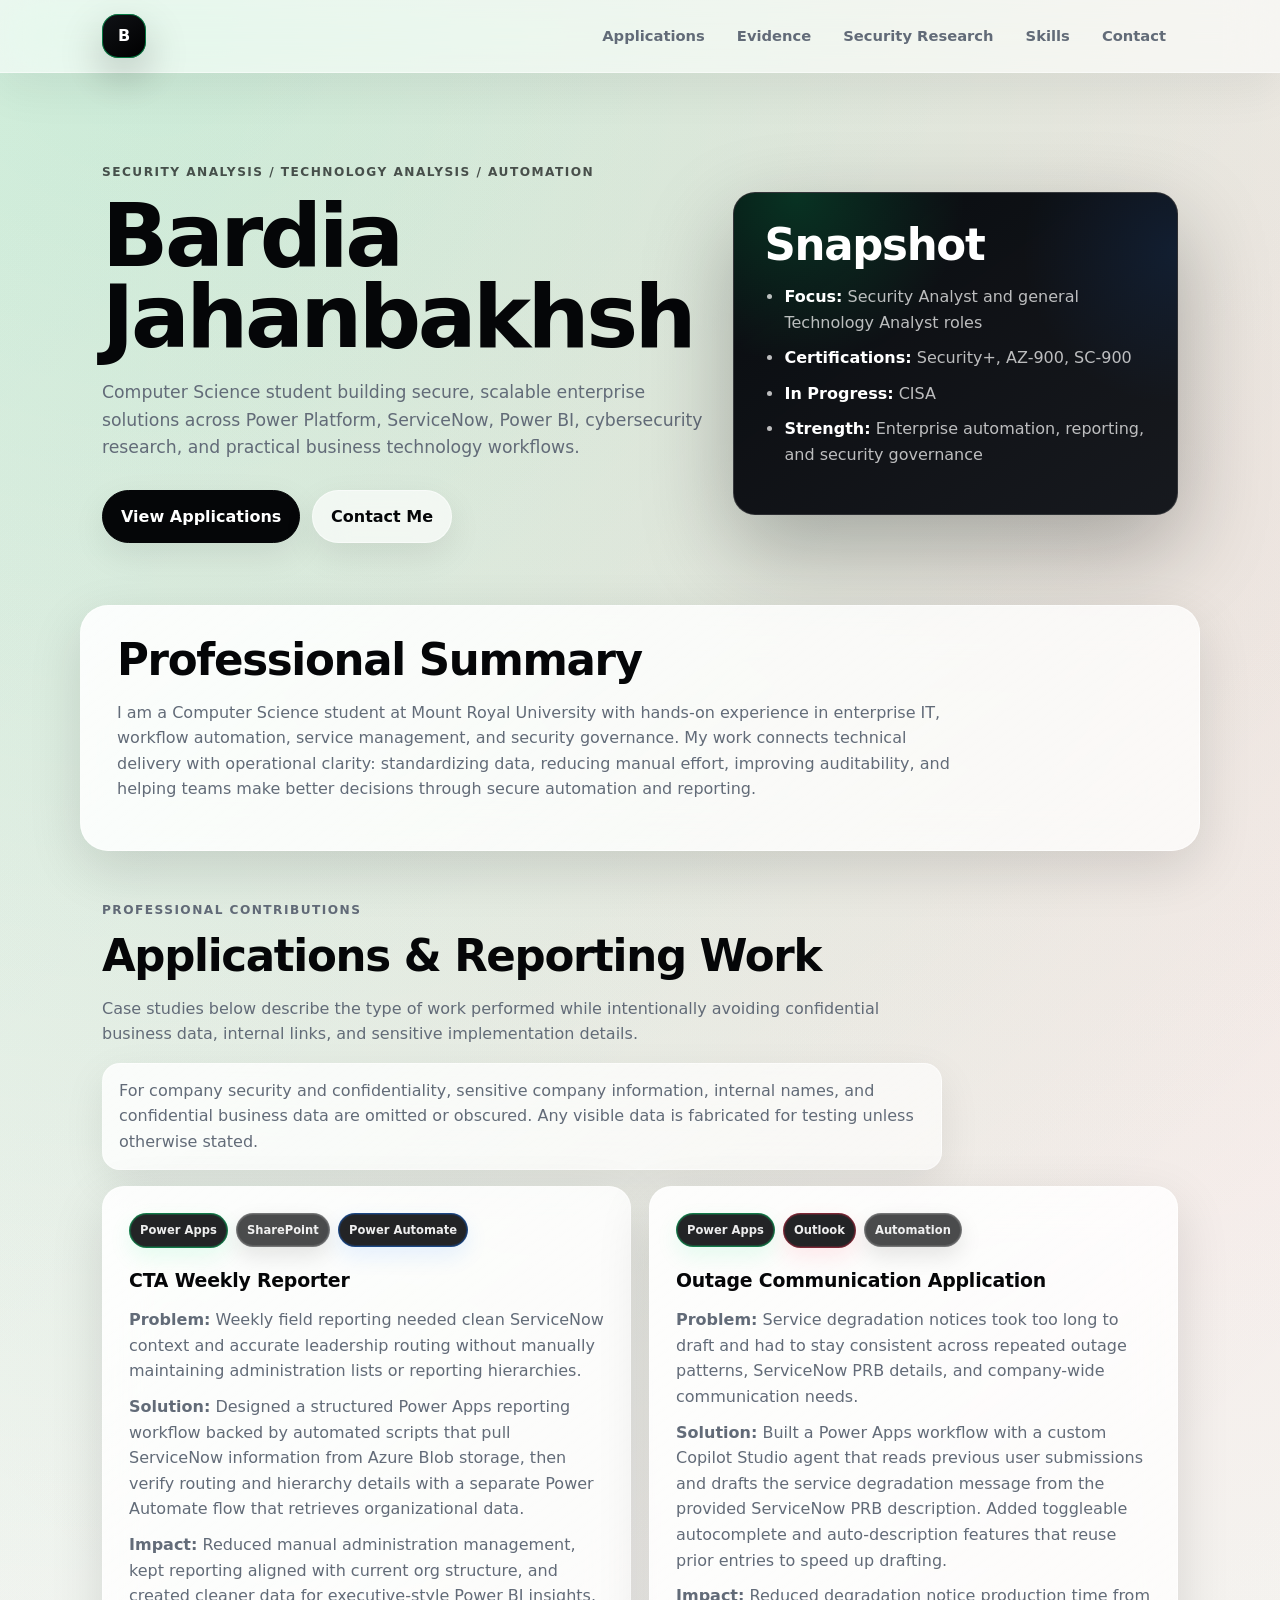
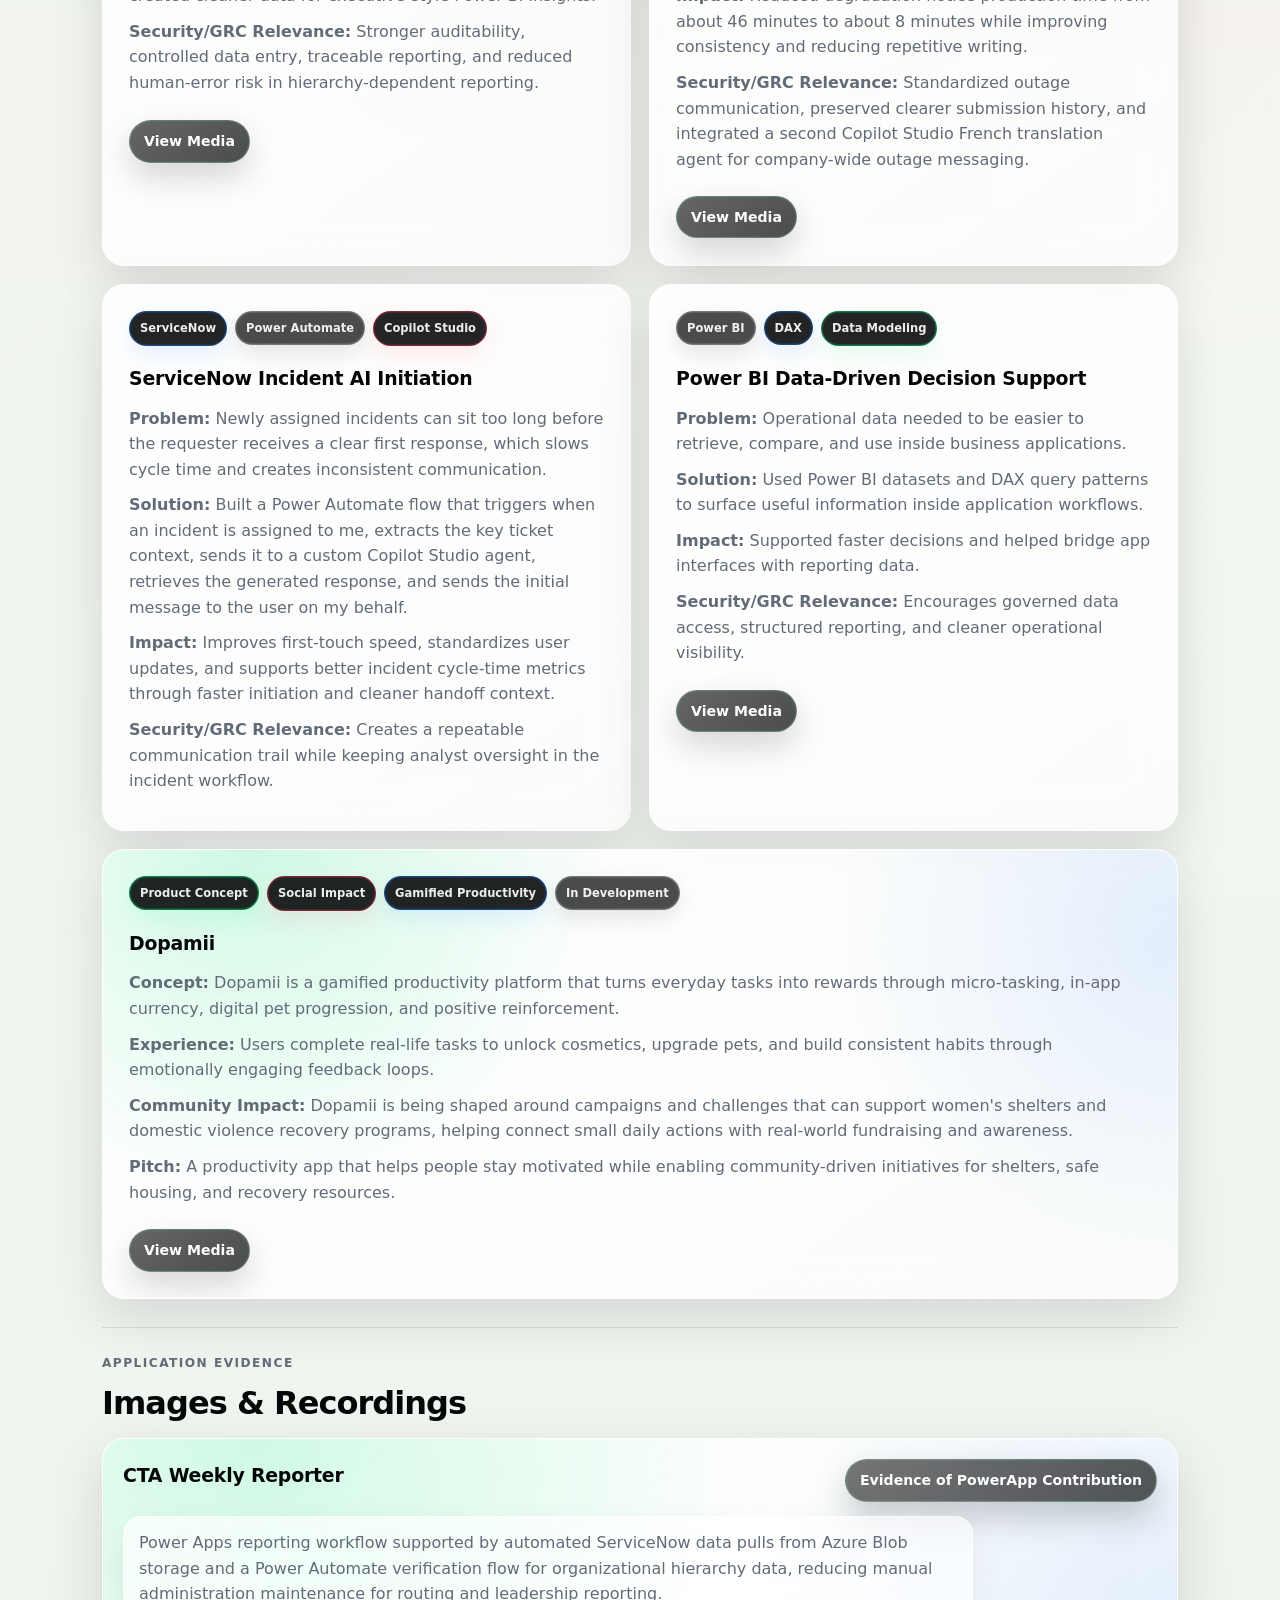
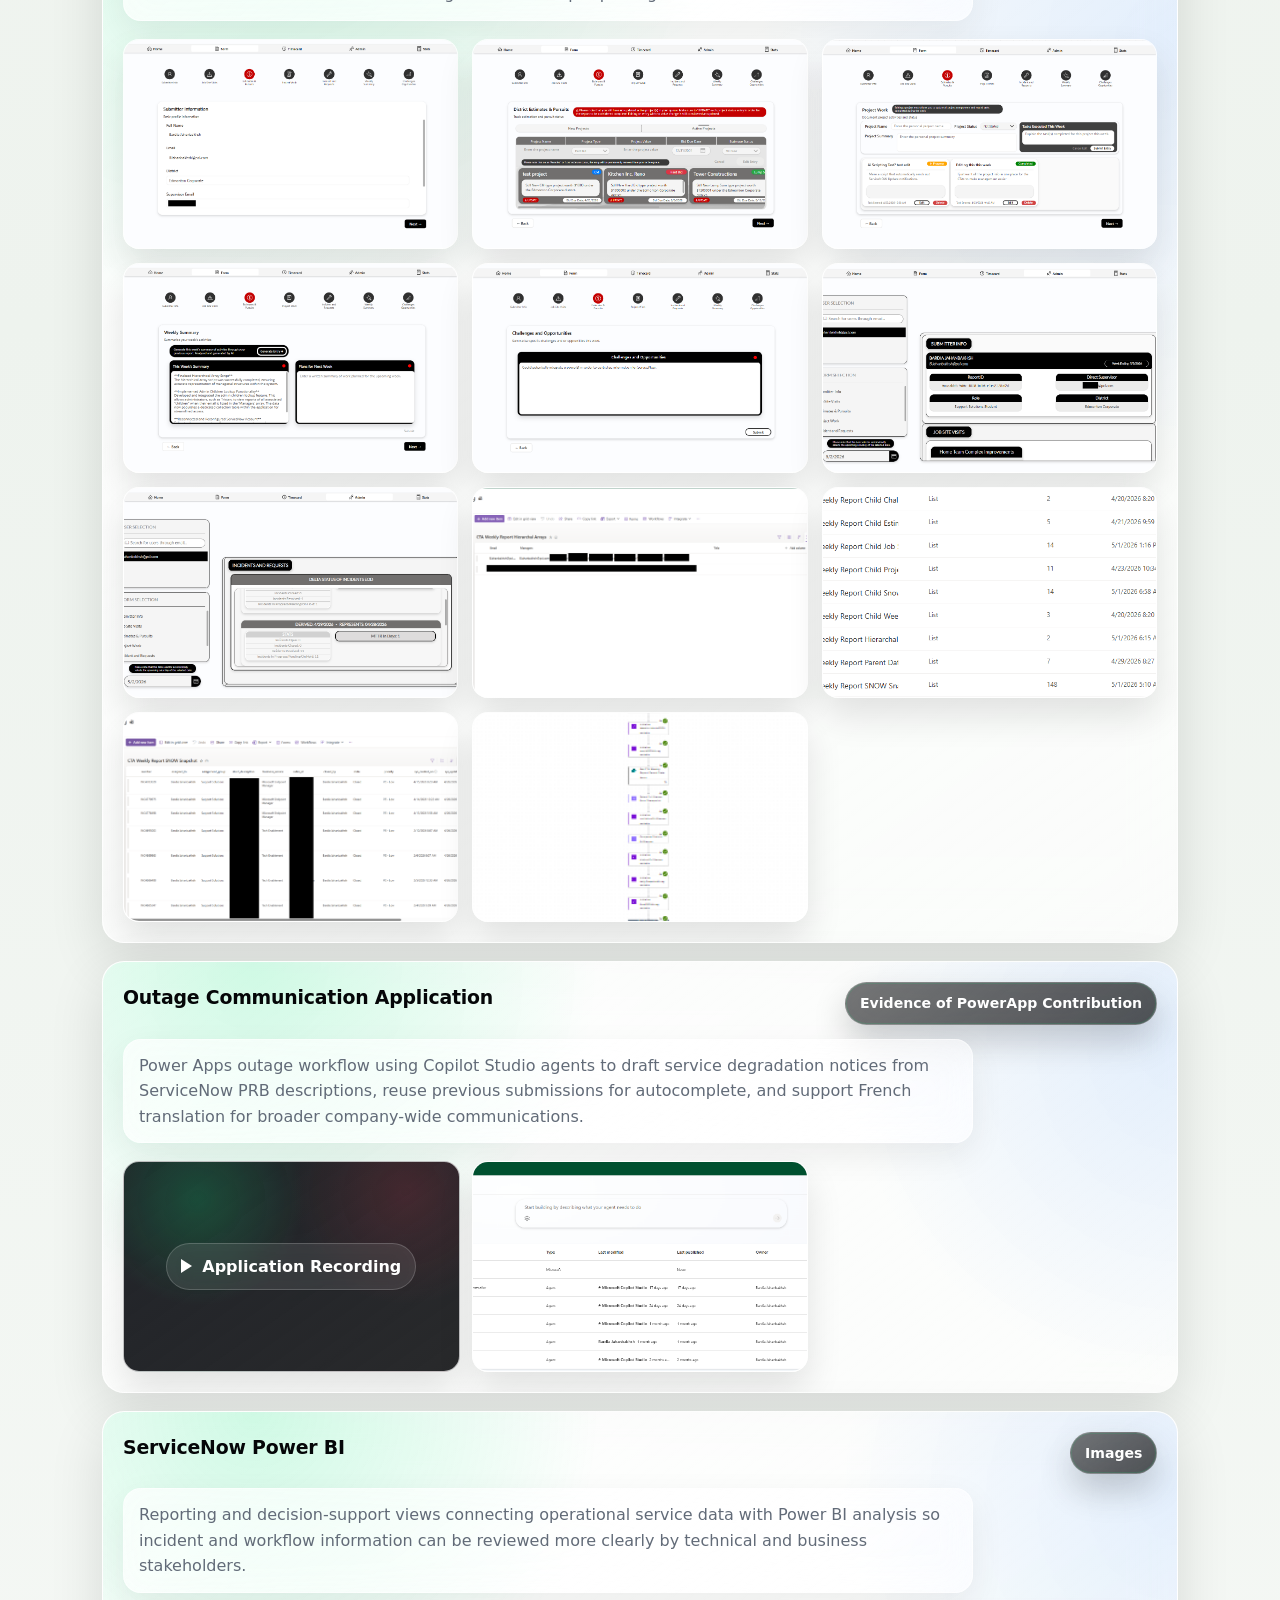
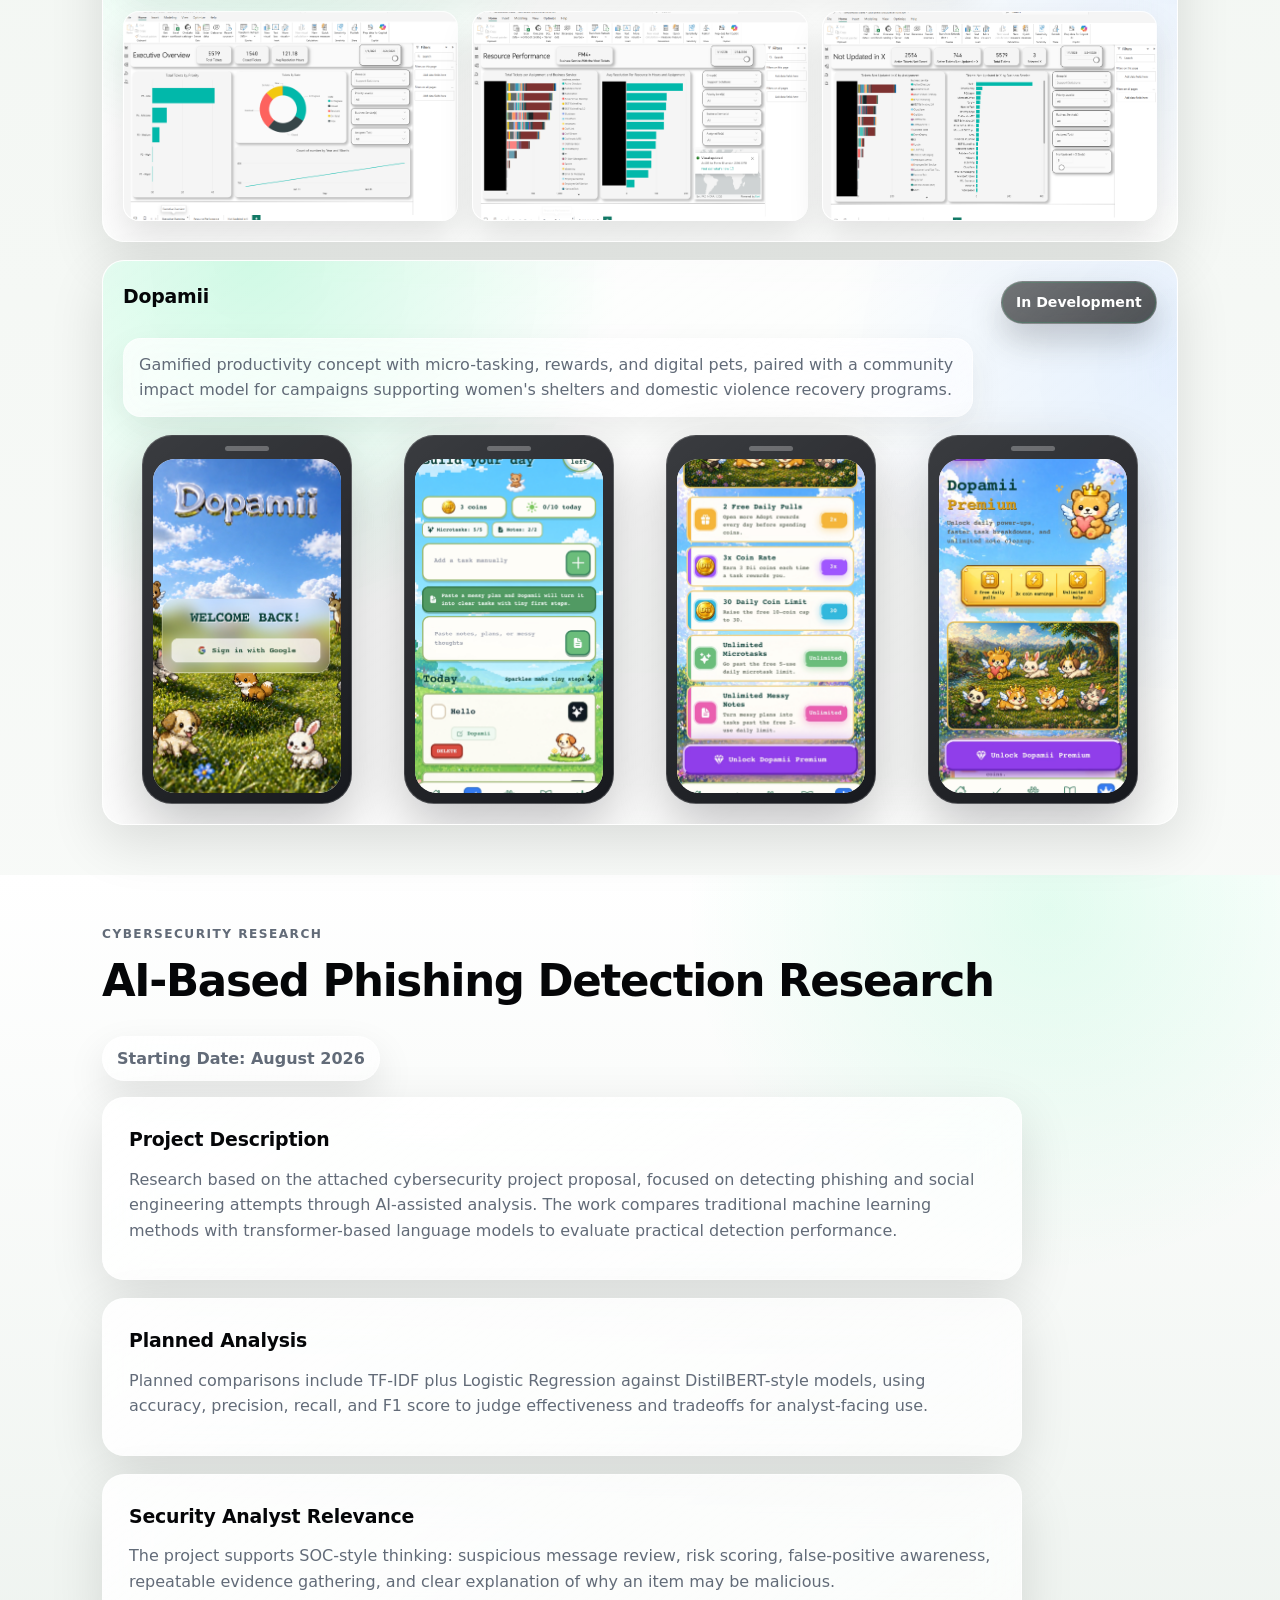
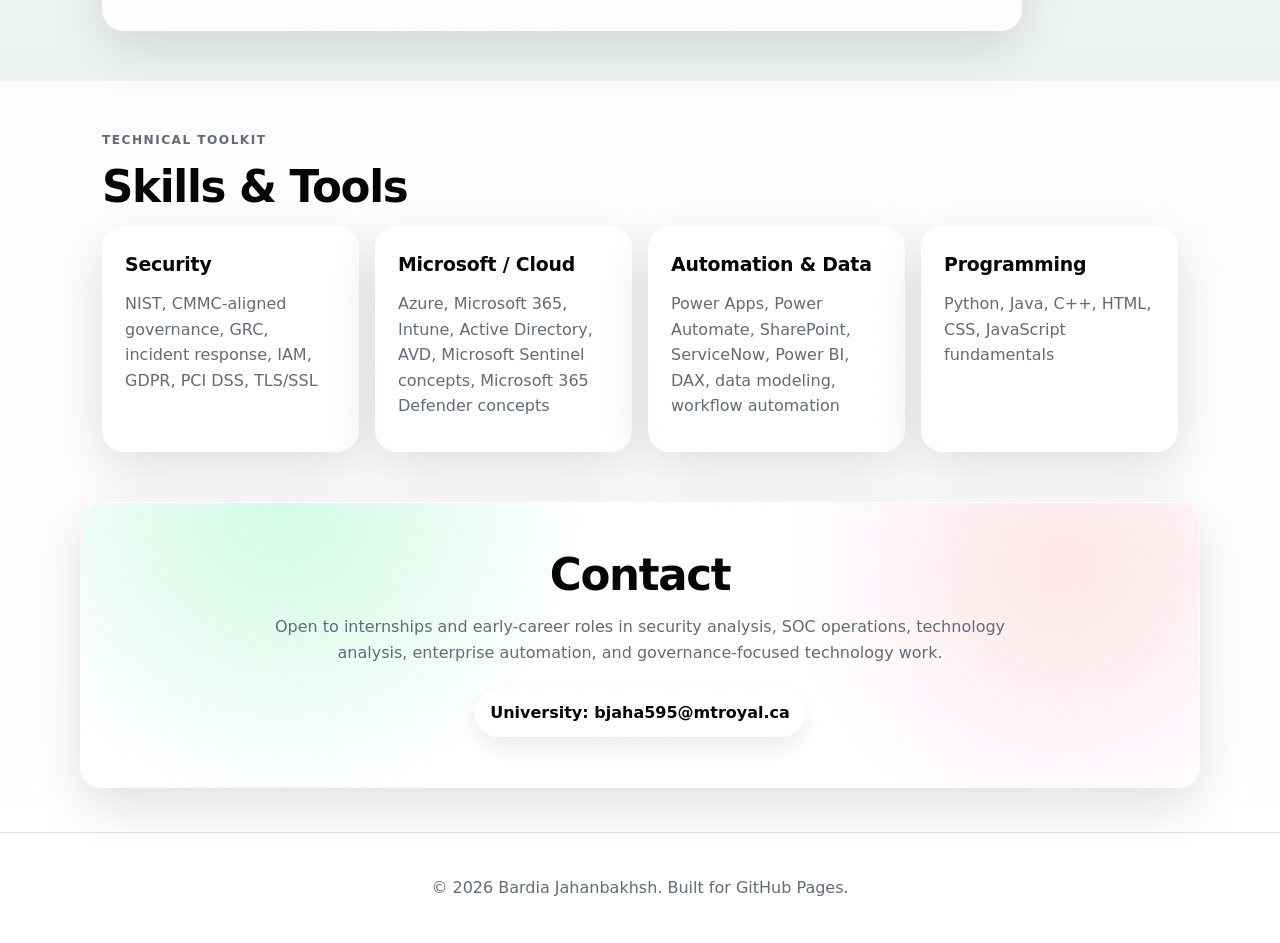
<file: index.html>
<!DOCTYPE html>
<html lang="en">
<head>
  <meta charset="UTF-8" />
  <meta name="viewport" content="width=device-width, initial-scale=1.0" />
  <title>Bardia Jahanbakhsh | Security & Technology Analyst Portfolio</title>
  <meta name="description" content="Project portfolio for Bardia Jahanbakhsh: security analysis, general technology analysis, Power Platform automation, ServiceNow, Power BI, and cybersecurity research." />
  <link rel="stylesheet" href="styles.css" />
</head>
<body>
  <header class="site-header">
    <nav class="nav">
      <a class="logo" href="#top" aria-label="Bardia Jahanbakhsh home">B</a>
      <button class="nav-toggle" aria-label="Toggle navigation">&#9776;</button>
      <div class="nav-links">
        <a href="#pcl">Applications</a>
        <a href="#evidence">Evidence</a>
        <a href="#security">Security Research</a>
        <a href="#skills">Skills</a>
        <a href="#contact">Contact</a>
      </div>
    </nav>
  </header>

  <main id="top">
    <section class="hero">
      <div class="hero-content">
        <p class="eyebrow">Security Analysis / Technology Analysis / Automation</p>
        <h1>Bardia Jahanbakhsh</h1>
        <p class="subtitle">
          Computer Science student building secure, scalable enterprise solutions across Power Platform,
          ServiceNow, Power BI, cybersecurity research, and practical business technology workflows.
        </p>
        <div class="hero-actions">
          <a class="btn primary" href="#pcl">View Applications</a>
          <a class="btn secondary" href="#contact">Contact Me</a>
        </div>
      </div>

      <div class="hero-card">
        <h2>Snapshot</h2>
        <ul>
          <li><strong>Focus:</strong> Security Analyst and general Technology Analyst roles</li>
          <li><strong>Certifications:</strong> Security+, AZ-900, SC-900</li>
          <li><strong>In Progress:</strong> CISA</li>
          <li><strong>Strength:</strong> Enterprise automation, reporting, and security governance</li>
        </ul>
      </div>
    </section>

    <section class="section summary">
      <h2>Professional Summary</h2>
      <p>
        I am a Computer Science student at Mount Royal University with hands-on experience in enterprise IT,
        workflow automation, service management, and security governance. My work connects technical delivery
        with operational clarity: standardizing data, reducing manual effort, improving auditability, and helping
        teams make better decisions through secure automation and reporting.
      </p>
    </section>

    <section id="pcl" class="section">
      <div class="section-heading">
        <p class="eyebrow">Professional Contributions</p>
        <h2>Applications & Reporting Work</h2>
        <p>
          Case studies below describe the type of work performed while intentionally avoiding confidential business data,
          internal links, and sensitive implementation details.
        </p>
        <p class="notice">
          For company security and confidentiality, sensitive company information, internal names, and confidential
          business data are omitted or obscured. Any visible data is fabricated for testing unless otherwise stated.
        </p>
      </div>

      <div class="project-grid">
        <article class="project-card">
          <div class="card-top">
            <span class="tag green">Power Apps</span>
            <span class="tag neutral">SharePoint</span>
            <span class="tag blue">Power Automate</span>
          </div>
          <h3>CTA Weekly Reporter</h3>
          <p class="problem"><strong>Problem:</strong> Weekly field reporting needed clean ServiceNow context and accurate leadership routing without manually maintaining administration lists or reporting hierarchies.</p>
          <p><strong>Solution:</strong> Designed a structured Power Apps reporting workflow backed by automated scripts that pull ServiceNow information from Azure Blob storage, then verify routing and hierarchy details with a separate Power Automate flow that retrieves organizational data.</p>
          <p><strong>Impact:</strong> Reduced manual administration management, kept reporting aligned with current org structure, and created cleaner data for executive-style Power BI insights.</p>
          <p><strong>Security/GRC Relevance:</strong> Stronger auditability, controlled data entry, traceable reporting, and reduced human-error risk in hierarchy-dependent reporting.</p>
          <a class="card-link" href="#evidence-cta">View Media</a>
        </article>

        <article class="project-card">
          <div class="card-top">
            <span class="tag green">Power Apps</span>
            <span class="tag red">Outlook</span>
            <span class="tag neutral">Automation</span>
          </div>
          <h3>Outage Communication Application</h3>
          <p class="problem"><strong>Problem:</strong> Service degradation notices took too long to draft and had to stay consistent across repeated outage patterns, ServiceNow PRB details, and company-wide communication needs.</p>
          <p><strong>Solution:</strong> Built a Power Apps workflow with a custom Copilot Studio agent that reads previous user submissions and drafts the service degradation message from the provided ServiceNow PRB description. Added toggleable autocomplete and auto-description features that reuse prior entries to speed up drafting.</p>
          <p><strong>Impact:</strong> Reduced degradation notice production time from about 46 minutes to about 8 minutes while improving consistency and reducing repetitive writing.</p>
          <p><strong>Security/GRC Relevance:</strong> Standardized outage communication, preserved clearer submission history, and integrated a second Copilot Studio French translation agent for company-wide outage messaging.</p>
          <a class="card-link" href="#evidence-outage">View Media</a>
        </article>

        <article class="project-card">
          <div class="card-top">
            <span class="tag blue">ServiceNow</span>
            <span class="tag neutral">Power Automate</span>
            <span class="tag red">Copilot Studio</span>
          </div>
          <h3>ServiceNow Incident AI Initiation</h3>
          <p class="problem"><strong>Problem:</strong> Newly assigned incidents can sit too long before the requester receives a clear first response, which slows cycle time and creates inconsistent communication.</p>
          <p><strong>Solution:</strong> Built a Power Automate flow that triggers when an incident is assigned to me, extracts the key ticket context, sends it to a custom Copilot Studio agent, retrieves the generated response, and sends the initial message to the user on my behalf.</p>
          <p><strong>Impact:</strong> Improves first-touch speed, standardizes user updates, and supports better incident cycle-time metrics through faster initiation and cleaner handoff context.</p>
          <p><strong>Security/GRC Relevance:</strong> Creates a repeatable communication trail while keeping analyst oversight in the incident workflow.</p>
        </article>

        <article class="project-card">
          <div class="card-top">
            <span class="tag neutral">Power BI</span>
            <span class="tag blue">DAX</span>
            <span class="tag green">Data Modeling</span>
          </div>
          <h3>Power BI Data-Driven Decision Support</h3>
          <p class="problem"><strong>Problem:</strong> Operational data needed to be easier to retrieve, compare, and use inside business applications.</p>
          <p><strong>Solution:</strong> Used Power BI datasets and DAX query patterns to surface useful information inside application workflows.</p>
          <p><strong>Impact:</strong> Supported faster decisions and helped bridge app interfaces with reporting data.</p>
          <p><strong>Security/GRC Relevance:</strong> Encourages governed data access, structured reporting, and cleaner operational visibility.</p>
          <a class="card-link" href="#evidence-powerbi">View Media</a>
        </article>

        <article class="project-card highlight-card">
          <div class="card-top">
            <span class="tag green">Product Concept</span>
            <span class="tag red">Social Impact</span>
            <span class="tag blue">Gamified Productivity</span>
            <span class="tag neutral">In Development</span>
          </div>
          <h3>Dopamii</h3>
          <p><strong>Concept:</strong> Dopamii is a gamified productivity platform that turns everyday tasks into rewards through micro-tasking, in-app currency, digital pet progression, and positive reinforcement.</p>
          <p><strong>Experience:</strong> Users complete real-life tasks to unlock cosmetics, upgrade pets, and build consistent habits through emotionally engaging feedback loops.</p>
          <p><strong>Community Impact:</strong> Dopamii is being shaped around campaigns and challenges that can support women's shelters and domestic violence recovery programs, helping connect small daily actions with real-world fundraising and awareness.</p>
          <p><strong>Pitch:</strong> A productivity app that helps people stay motivated while enabling community-driven initiatives for shelters, safe housing, and recovery resources.</p>
          <a class="card-link" href="#evidence-dopamii">View Media</a>
        </article>
      </div>

      <div id="evidence" class="evidence-block">
        <div class="section-heading compact-heading">
          <p class="eyebrow">Application Evidence</p>
          <h2>Images & Recordings</h2>
        </div>

        <div class="media-grid">
        <article id="evidence-cta" class="media-group">
          <div class="media-heading">
            <h3>CTA Weekly Reporter</h3>
            <button class="media-open evidence-button" type="button" data-type="video" data-src="assets/CTA%20Weekly%20Reporter-20260502T193827Z-3-001/CTA%20Weekly%20Reporter/Recording%202026-05-01%20143020.mp4" data-title="CTA Weekly Reporter PowerApp Contribution Evidence">Evidence of PowerApp Contribution</button>
          </div>
          <p class="media-description">
            Power Apps reporting workflow supported by automated ServiceNow data pulls from Azure Blob storage and
            a Power Automate verification flow for organizational hierarchy data, reducing manual administration
            maintenance for routing and leadership reporting.
          </p>
          <div class="media-strip">
            <button class="media-tile media-open" type="button" data-type="image" data-src="assets/CTA%20Weekly%20Reporter-20260502T193827Z-3-001/CTA%20Weekly%20Reporter/Screenshot%202026-05-01%20141552.png" data-title="CTA Weekly Reporter screenshot">
              <img src="assets/CTA%20Weekly%20Reporter-20260502T193827Z-3-001/CTA%20Weekly%20Reporter/Screenshot%202026-05-01%20141552.png" alt="CTA Weekly Reporter screenshot" />
            </button>
            <button class="media-tile media-open" type="button" data-type="image" data-src="assets/CTA%20Weekly%20Reporter-20260502T193827Z-3-001/CTA%20Weekly%20Reporter/Screenshot%202026-05-01%20141820.png" data-title="CTA Weekly Reporter entry screen">
              <img src="assets/CTA%20Weekly%20Reporter-20260502T193827Z-3-001/CTA%20Weekly%20Reporter/Screenshot%202026-05-01%20141820.png" alt="CTA Weekly Reporter entry screen" />
            </button>
            <button class="media-tile media-open" type="button" data-type="image" data-src="assets/CTA%20Weekly%20Reporter-20260502T193827Z-3-001/CTA%20Weekly%20Reporter/Screenshot%202026-05-01%20141859.png" data-title="CTA Weekly Reporter form step">
              <img src="assets/CTA%20Weekly%20Reporter-20260502T193827Z-3-001/CTA%20Weekly%20Reporter/Screenshot%202026-05-01%20141859.png" alt="CTA Weekly Reporter form step" />
            </button>
            <button class="media-tile media-open" type="button" data-type="image" data-src="assets/CTA%20Weekly%20Reporter-20260502T193827Z-3-001/CTA%20Weekly%20Reporter/Screenshot%202026-05-01%20141941.png" data-title="CTA Weekly Reporter workflow screen">
              <img src="assets/CTA%20Weekly%20Reporter-20260502T193827Z-3-001/CTA%20Weekly%20Reporter/Screenshot%202026-05-01%20141941.png" alt="CTA Weekly Reporter workflow screen" />
            </button>
            <button class="media-tile media-open" type="button" data-type="image" data-src="assets/CTA%20Weekly%20Reporter-20260502T193827Z-3-001/CTA%20Weekly%20Reporter/Screenshot%202026-05-01%20142046.png" data-title="CTA Weekly Reporter input screen">
              <img src="assets/CTA%20Weekly%20Reporter-20260502T193827Z-3-001/CTA%20Weekly%20Reporter/Screenshot%202026-05-01%20142046.png" alt="CTA Weekly Reporter input screen" />
            </button>
            <button class="media-tile media-open" type="button" data-type="image" data-src="assets/CTA%20Weekly%20Reporter-20260502T193827Z-3-001/CTA%20Weekly%20Reporter/Screenshot%202026-05-01%20142206.png" data-title="CTA Weekly Reporter summary screen">
              <img src="assets/CTA%20Weekly%20Reporter-20260502T193827Z-3-001/CTA%20Weekly%20Reporter/Screenshot%202026-05-01%20142206.png" alt="CTA Weekly Reporter summary screen" />
            </button>
            <button class="media-tile media-open" type="button" data-type="image" data-src="assets/CTA%20Weekly%20Reporter-20260502T193827Z-3-001/CTA%20Weekly%20Reporter/Screenshot%202026-05-01%20142243.png" data-title="CTA Weekly Reporter detail screen">
              <img src="assets/CTA%20Weekly%20Reporter-20260502T193827Z-3-001/CTA%20Weekly%20Reporter/Screenshot%202026-05-01%20142243.png" alt="CTA Weekly Reporter detail screen" />
            </button>
            <button class="media-tile media-open" type="button" data-type="image" data-src="assets/CTA%20Weekly%20Reporter-20260502T193827Z-3-001/CTA%20Weekly%20Reporter/Screenshot%202026-05-01%20142401.png" data-title="CTA Weekly Reporter admin screen">
              <img src="assets/CTA%20Weekly%20Reporter-20260502T193827Z-3-001/CTA%20Weekly%20Reporter/Screenshot%202026-05-01%20142401.png" alt="CTA Weekly Reporter admin screen" />
            </button>
            <button class="media-tile media-open" type="button" data-type="image" data-src="assets/CTA%20Weekly%20Reporter-20260502T193827Z-3-001/CTA%20Weekly%20Reporter/Screenshot%202026-05-01%20142432.png" data-title="CTA Weekly Reporter review screen">
              <img src="assets/CTA%20Weekly%20Reporter-20260502T193827Z-3-001/CTA%20Weekly%20Reporter/Screenshot%202026-05-01%20142432.png" alt="CTA Weekly Reporter review screen" />
            </button>
            <button class="media-tile media-open" type="button" data-type="image" data-src="assets/CTA%20Weekly%20Reporter-20260502T193827Z-3-001/CTA%20Weekly%20Reporter/Screenshot%202026-05-01%20142603.png" data-title="CTA Weekly Reporter reporting screen">
              <img src="assets/CTA%20Weekly%20Reporter-20260502T193827Z-3-001/CTA%20Weekly%20Reporter/Screenshot%202026-05-01%20142603.png" alt="CTA Weekly Reporter reporting screen" />
            </button>
            <button class="media-tile media-open" type="button" data-type="image" data-src="assets/CTA%20Weekly%20Reporter-20260502T193827Z-3-001/CTA%20Weekly%20Reporter/Screenshot%202026-05-01%20142751.png" data-title="CTA Weekly Reporter final screen">
              <img src="assets/CTA%20Weekly%20Reporter-20260502T193827Z-3-001/CTA%20Weekly%20Reporter/Screenshot%202026-05-01%20142751.png" alt="CTA Weekly Reporter final screen" />
            </button>
          </div>
        </article>

        <article id="evidence-outage" class="media-group">
          <div class="media-heading">
            <h3>Outage Communication Application</h3>
            <button class="media-open evidence-button" type="button" data-type="video" data-src="assets/Outage%20Application-20260502T193224Z-3-001/Outage%20Application/Recording%202026-05-01%20151310.mp4" data-title="Outage Communication PowerApp Contribution Evidence">Evidence of PowerApp Contribution</button>
          </div>
          <p class="media-description">
            Power Apps outage workflow using Copilot Studio agents to draft service degradation notices from
            ServiceNow PRB descriptions, reuse previous submissions for autocomplete, and support French translation
            for broader company-wide communications.
          </p>
          <div class="media-strip">
            <button class="media-tile media-open video-tile" type="button" data-type="video" data-src="assets/Outage%20Application-20260502T193224Z-3-001/Outage%20Application/Video%20Project.mp4" data-title="Outage Communication Application Recording">
              <span>Application Recording</span>
            </button>
            <button class="media-tile media-open" type="button" data-type="image" data-src="assets/Outage%20Application-20260502T193224Z-3-001/Outage%20Application/Screenshot%202026-05-01%20151339.png" data-title="Outage Communication Application screenshot">
              <img src="assets/Outage%20Application-20260502T193224Z-3-001/Outage%20Application/Screenshot%202026-05-01%20151339.png" alt="Outage Communication Application screenshot" />
            </button>
          </div>
        </article>

        <article id="evidence-powerbi" class="media-group">
          <div class="media-heading">
            <h3>ServiceNow Power BI</h3>
            <span>Images</span>
          </div>
          <p class="media-description">
            Reporting and decision-support views connecting operational service data with Power BI analysis so
            incident and workflow information can be reviewed more clearly by technical and business stakeholders.
          </p>
          <div class="media-strip">
            <button class="media-tile media-open" type="button" data-type="image" data-src="assets/ServiceNOW%20PowerBI-20260502T193830Z-3-001/ServiceNOW%20PowerBI/Screenshot%202026-05-01%20152939.png" data-title="ServiceNow Power BI dashboard screenshot">
              <img src="assets/ServiceNOW%20PowerBI-20260502T193830Z-3-001/ServiceNOW%20PowerBI/Screenshot%202026-05-01%20152939.png" alt="ServiceNow Power BI dashboard screenshot" />
            </button>
            <button class="media-tile media-open" type="button" data-type="image" data-src="assets/ServiceNOW%20PowerBI-20260502T193830Z-3-001/ServiceNOW%20PowerBI/Screenshot%202026-05-01%20153017.png" data-title="ServiceNow Power BI report screenshot">
              <img src="assets/ServiceNOW%20PowerBI-20260502T193830Z-3-001/ServiceNOW%20PowerBI/Screenshot%202026-05-01%20153017.png" alt="ServiceNow Power BI report screenshot" />
            </button>
            <button class="media-tile media-open" type="button" data-type="image" data-src="assets/ServiceNOW%20PowerBI-20260502T193830Z-3-001/ServiceNOW%20PowerBI/Screenshot%202026-05-01%20153051.png" data-title="ServiceNow Power BI data screenshot">
              <img src="assets/ServiceNOW%20PowerBI-20260502T193830Z-3-001/ServiceNOW%20PowerBI/Screenshot%202026-05-01%20153051.png" alt="ServiceNow Power BI data screenshot" />
            </button>
          </div>
        </article>

        <article id="evidence-dopamii" class="media-group">
          <div class="media-heading">
            <h3>Dopamii</h3>
            <span>In Development</span>
          </div>
          <p class="media-description">
            Gamified productivity concept with micro-tasking, rewards, and digital pets, paired with a community
            impact model for campaigns supporting women's shelters and domestic violence recovery programs.
          </p>
          <div class="media-strip phone-strip">
            <button class="media-tile phone-tile media-open" type="button" data-type="image" data-src="assets/Dopamii/IMG_0090.jpg" data-title="Dopamii concept image">
              <img src="assets/Dopamii/IMG_0090.jpg" alt="Dopamii concept image" />
            </button>
            <button class="media-tile phone-tile media-open" type="button" data-type="image" data-src="assets/Dopamii/IMG_0091.jpg" data-title="Dopamii product image">
              <img src="assets/Dopamii/IMG_0091.jpg" alt="Dopamii product image" />
            </button>
            <button class="media-tile phone-tile media-open" type="button" data-type="image" data-src="assets/Dopamii/IMG_0092.jpg" data-title="Dopamii experience image">
              <img src="assets/Dopamii/IMG_0092.jpg" alt="Dopamii experience image" />
            </button>
            <button class="media-tile phone-tile media-open" type="button" data-type="image" data-src="assets/Dopamii/IMG_0093.jpg" data-title="Dopamii app image">
              <img src="assets/Dopamii/IMG_0093.jpg" alt="Dopamii app image" />
            </button>
          </div>
        </article>
        </div>
      </div>
    </section>

    <section id="security" class="section alt">
      <div class="section-heading">
        <p class="eyebrow">Cybersecurity Research</p>
        <h2>AI-Based Phishing Detection Research</h2>
        <p class="research-date">Starting Date: August 2026</p>
      </div>

      <div class="timeline">
        <article>
          <h3>Project Description</h3>
          <p>
            Research based on the attached cybersecurity project proposal, focused on detecting phishing and social
            engineering attempts through AI-assisted analysis. The work compares traditional machine learning methods
            with transformer-based language models to evaluate practical detection performance.
          </p>
        </article>

        <article>
          <h3>Planned Analysis</h3>
          <p>
            Planned comparisons include TF-IDF plus Logistic Regression against DistilBERT-style models, using
            accuracy, precision, recall, and F1 score to judge effectiveness and tradeoffs for analyst-facing use.
          </p>
        </article>

        <article>
          <h3>Security Analyst Relevance</h3>
          <p>
            The project supports SOC-style thinking: suspicious message review, risk scoring, false-positive awareness,
            repeatable evidence gathering, and clear explanation of why an item may be malicious.
          </p>
        </article>
      </div>
    </section>

    <section id="skills" class="section">
      <div class="section-heading">
        <p class="eyebrow">Technical Toolkit</p>
        <h2>Skills & Tools</h2>
      </div>

      <div class="skills-grid">
        <div>
          <h3>Security</h3>
          <p>NIST, CMMC-aligned governance, GRC, incident response, IAM, GDPR, PCI DSS, TLS/SSL</p>
        </div>
        <div>
          <h3>Microsoft / Cloud</h3>
          <p>Azure, Microsoft 365, Intune, Active Directory, AVD, Microsoft Sentinel concepts, Microsoft 365 Defender concepts</p>
        </div>
        <div>
          <h3>Automation & Data</h3>
          <p>Power Apps, Power Automate, SharePoint, ServiceNow, Power BI, DAX, data modeling, workflow automation</p>
        </div>
        <div>
          <h3>Programming</h3>
          <p>Python, Java, C++, HTML, CSS, JavaScript fundamentals</p>
        </div>
      </div>
    </section>

    <section id="contact" class="section contact">
      <h2>Contact</h2>
      <p>Open to internships and early-career roles in security analysis, SOC operations, technology analysis, enterprise automation, and governance-focused technology work.</p>
      <div class="contact-links">
        <a href="mailto:bjaha595@mtroyal.ca">University: bjaha595@mtroyal.ca</a>
      </div>
    </section>
  </main>

  <footer>
    <p>&copy; 2026 Bardia Jahanbakhsh. Built for GitHub Pages.</p>
  </footer>

  <div class="lightbox" aria-hidden="true">
    <div class="lightbox-backdrop" data-lightbox-close></div>
    <div class="lightbox-shell" role="dialog" aria-modal="true" aria-label="Gallery viewer">
      <div class="lightbox-top">
        <p class="lightbox-title">Gallery item</p>
        <button class="lightbox-close" type="button" aria-label="Close gallery" data-lightbox-close>&times;</button>
      </div>
      <div class="lightbox-stage">
        <button class="lightbox-arrow prev" type="button" aria-label="Previous gallery item">&#8249;</button>
        <div class="lightbox-media"></div>
        <button class="lightbox-arrow next" type="button" aria-label="Next gallery item">&#8250;</button>
      </div>
    </div>
  </div>

  <script src="script.js"></script>
</body>
</html>
</file>
<file: styles.css>
:root {
  --page: #eef3ee;
  --paper: rgba(255, 255, 255, 0.68);
  --paper-strong: rgba(255, 255, 255, 0.84);
  --black: #050608;
  --text: #17202b;
  --muted: #626b78;
  --line: rgba(5, 6, 8, 0.11);
  --glass-line: rgba(255, 255, 255, 0.55);
  --green: #00e676;
  --red: #ff304f;
  --blue: #1677ff;
  --shadow-soft: 0 18px 54px rgba(5, 6, 8, 0.12);
  --shadow-deep: 0 28px 86px rgba(5, 6, 8, 0.26);
  --radius: 22px;
}

* { box-sizing: border-box; }
html { scroll-behavior: smooth; }

body {
  margin: 0;
  font-family: Inter, ui-sans-serif, system-ui, -apple-system, BlinkMacSystemFont, "Segoe UI", sans-serif;
  background:
    radial-gradient(circle at 12% 0%, rgba(0, 230, 118, 0.16), transparent 22%),
    radial-gradient(circle at 86% 6%, rgba(255, 48, 79, 0.10), transparent 22%),
    linear-gradient(135deg, rgba(5, 6, 8, 0.04), transparent 36%),
    linear-gradient(180deg, #fbfcf8 0%, var(--page) 48%, #ffffff 100%);
  color: var(--text);
  line-height: 1.6;
}

body.lightbox-open { overflow: hidden; }
a { color: inherit; text-decoration: none; }
button { font: inherit; }

.site-header {
  position: sticky;
  top: 0;
  z-index: 20;
  border-bottom: 1px solid rgba(255, 255, 255, 0.48);
  background: rgba(255, 255, 255, 0.58);
  backdrop-filter: blur(24px) saturate(1.35);
  box-shadow: 0 16px 48px rgba(5, 6, 8, 0.06);
}

.nav {
  max-width: 1120px;
  margin: 0 auto;
  padding: 14px 22px;
  display: flex;
  align-items: center;
  justify-content: space-between;
}

.logo {
  width: 44px;
  height: 44px;
  border-radius: 16px;
  display: grid;
  place-items: center;
  background: linear-gradient(145deg, #101216, #000000);
  color: #ffffff;
  font-weight: 900;
  box-shadow: 0 18px 44px rgba(0, 0, 0, 0.24), 0 0 0 1px rgba(0, 230, 118, 0.5) inset;
}

.nav-links {
  display: flex;
  align-items: center;
  gap: 8px;
  color: var(--muted);
  font-size: 0.92rem;
  font-weight: 760;
}

.nav-links a {
  padding: 9px 12px;
  border-radius: 999px;
}

.nav-links a:hover {
  color: var(--black);
  background: rgba(255, 255, 255, 0.72);
  box-shadow: 0 10px 28px rgba(5, 6, 8, 0.08);
}

.nav-toggle { display: none; }

.hero {
  max-width: 1120px;
  margin: 0 auto;
  padding: 72px 22px 44px;
  display: grid;
  grid-template-columns: minmax(0, 1.15fr) minmax(320px, 0.85fr);
  gap: 30px;
  align-items: center;
}

.hero-content {
  padding: 18px 0;
}

.eyebrow {
  color: rgba(5, 6, 8, 0.68);
  text-transform: uppercase;
  letter-spacing: 0.12em;
  font-size: 0.76rem;
  font-weight: 900;
  margin: 0 0 14px;
}

h1 {
  color: var(--black);
  font-size: clamp(3rem, 7vw, 5.45rem);
  line-height: 0.92;
  margin: 0 0 22px;
  letter-spacing: -0.04em;
}

h2 {
  color: var(--black);
  font-size: clamp(2rem, 3.4vw, 2.8rem);
  line-height: 1.04;
  margin: 0 0 16px;
  letter-spacing: -0.03em;
}

h3 {
  margin: 0 0 12px;
  font-size: 1.18rem;
  color: var(--black);
  letter-spacing: -0.01em;
}

.subtitle {
  font-size: 1.08rem;
  color: var(--muted);
  max-width: 650px;
  margin-bottom: 28px;
}

.hero-actions, .contact-links {
  display: flex;
  gap: 12px;
  flex-wrap: wrap;
}

.btn {
  padding: 13px 18px;
  border-radius: 999px;
  border: 1px solid rgba(255, 255, 255, 0.5);
  font-weight: 850;
  box-shadow: 0 12px 34px rgba(5, 6, 8, 0.08);
}

.btn.primary {
  background: var(--black);
  color: #ffffff;
  border-color: var(--black);
}

.btn.secondary {
  background: rgba(255, 255, 255, 0.64);
  color: var(--black);
  backdrop-filter: blur(16px);
}

.hero-card, .project-card, .skills-grid > div, .timeline article, .media-group, .summary {
  background:
    linear-gradient(145deg, rgba(255, 255, 255, 0.80), rgba(255, 255, 255, 0.44)),
    rgba(255, 255, 255, 0.50);
  border: 1px solid var(--glass-line);
  border-radius: var(--radius);
  box-shadow: var(--shadow-soft);
  backdrop-filter: blur(22px) saturate(1.28);
}

.hero-card {
  padding: 30px;
  position: relative;
  overflow: hidden;
  background:
    linear-gradient(145deg, rgba(9, 11, 15, 0.94), rgba(26, 29, 35, 0.84)),
    var(--black);
  border-color: rgba(255, 255, 255, 0.14);
  color: #ffffff;
  box-shadow: 0 34px 90px rgba(5, 6, 8, 0.28);
}

.hero-card::before, .highlight-card::before, .media-group::before {
  content: "";
  position: absolute;
  inset: 0;
  pointer-events: none;
  background:
    radial-gradient(circle at 14% 0%, rgba(0, 230, 118, 0.18), transparent 34%),
    radial-gradient(circle at 100% 18%, rgba(22, 119, 255, 0.11), transparent 30%);
}

.hero-card > *, .highlight-card > *, .media-group > * { position: relative; }
.hero-card h2 { color: #ffffff; }
.hero-card ul { padding-left: 20px; color: rgba(255, 255, 255, 0.72); }
.hero-card li { margin: 10px 0; }
.hero-card strong { color: #ffffff; }

.section {
  max-width: 1120px;
  margin: 0 auto;
  padding: 50px 22px;
}

.summary {
  padding: 32px 36px;
  border-radius: 28px;
}

.summary p, .section-heading p {
  color: var(--muted);
  max-width: 840px;
}

.project-grid {
  display: grid;
  grid-template-columns: repeat(2, minmax(0, 1fr));
  gap: 18px;
}

.project-card {
  padding: 26px;
  min-height: 322px;
  transition: transform 0.2s ease, box-shadow 0.2s ease, border-color 0.2s ease;
}

.project-card:hover {
  transform: translateY(-5px);
  border-color: rgba(255, 255, 255, 0.88);
  box-shadow: var(--shadow-deep);
}

.highlight-card {
  grid-column: 1 / -1;
  min-height: 190px;
  position: relative;
  overflow: hidden;
}

.card-top {
  display: flex;
  flex-wrap: wrap;
  gap: 8px;
  margin-bottom: 18px;
}

.tag {
  font-size: 0.72rem;
  padding: 7px 10px;
  border-radius: 999px;
  color: rgba(255, 255, 255, 0.92);
  background: rgba(5, 6, 8, 0.88);
  border: 1px solid rgba(255, 255, 255, 0.16);
  font-weight: 800;
  box-shadow: 0 9px 22px rgba(5, 6, 8, 0.12);
  backdrop-filter: blur(12px);
}

.tag.green { border-color: rgba(0, 230, 118, 0.45); box-shadow: 0 0 0 1px rgba(0, 230, 118, 0.20) inset, 0 9px 22px rgba(0, 230, 118, 0.10); }
.tag.red { border-color: rgba(255, 48, 79, 0.42); box-shadow: 0 0 0 1px rgba(255, 48, 79, 0.18) inset, 0 9px 22px rgba(255, 48, 79, 0.10); }
.tag.neutral {
  color: rgba(255, 255, 255, 0.92);
  background: rgba(5, 6, 8, 0.72);
  border-color: rgba(255, 255, 255, 0.24);
  box-shadow: 0 9px 22px rgba(5, 6, 8, 0.10), 0 0 0 1px rgba(255, 255, 255, 0.10) inset;
}
.tag.blue { border-color: rgba(22, 119, 255, 0.44); box-shadow: 0 0 0 1px rgba(22, 119, 255, 0.18) inset, 0 9px 22px rgba(22, 119, 255, 0.10); }

.project-card p, .timeline p, .skills-grid p {
  color: var(--muted);
  margin: 10px 0;
}

.card-link {
  display: inline-flex;
  align-items: center;
  justify-content: center;
  margin-top: 14px;
  min-height: 38px;
  padding: 9px 14px;
  border-radius: 999px;
  color: #ffffff;
  background:
    linear-gradient(145deg, rgba(255, 255, 255, 0.22), rgba(255, 255, 255, 0.08)),
    rgba(5, 6, 8, 0.78);
  border: 1px solid rgba(255, 255, 255, 0.18);
  font-size: 0.88rem;
  font-weight: 850;
  box-shadow: 0 14px 32px rgba(5, 6, 8, 0.16), 0 0 0 1px rgba(0, 230, 118, 0.12) inset;
  backdrop-filter: blur(16px) saturate(1.2);
}

.card-link:hover {
  transform: translateY(-1px);
  box-shadow: 0 18px 42px rgba(5, 6, 8, 0.20), 0 0 0 1px rgba(0, 230, 118, 0.18) inset;
}

.media-group {
  scroll-margin-top: 92px;
}

.notice {
  margin-top: 14px;
  padding: 14px 16px;
  border: 1px solid rgba(255, 255, 255, 0.55);
  border-radius: 18px;
  background:
    linear-gradient(145deg, rgba(255, 255, 255, 0.70), rgba(255, 255, 255, 0.34)),
    rgba(255, 255, 255, 0.42);
  box-shadow: 0 14px 42px rgba(5, 6, 8, 0.08);
  backdrop-filter: blur(18px) saturate(1.22);
}

.evidence-block {
  margin-top: 28px;
  padding-top: 26px;
  border-top: 1px solid rgba(5, 6, 8, 0.10);
}

.compact-heading {
  margin-bottom: 18px;
}

.compact-heading h2 {
  font-size: clamp(1.6rem, 2.5vw, 2.1rem);
}

.media-grid {
  display: grid;
  gap: 18px;
}

.media-group {
  padding: 20px;
  position: relative;
  overflow: hidden;
}

.media-heading {
  display: flex;
  align-items: center;
  justify-content: space-between;
  gap: 16px;
  margin-bottom: 18px;
}

.media-heading .media-open, .media-heading span {
  display: inline-flex;
  align-items: center;
  min-height: 38px;
  padding: 9px 14px;
  border-radius: 999px;
  background:
    linear-gradient(145deg, rgba(255, 255, 255, 0.26), rgba(255, 255, 255, 0.08)),
    rgba(5, 6, 8, 0.74);
  color: #ffffff;
  border: 1px solid rgba(255, 255, 255, 0.20);
  font-weight: 850;
  font-size: 0.88rem;
  white-space: nowrap;
  box-shadow: 0 16px 34px rgba(5, 6, 8, 0.20), 0 0 0 1px rgba(0, 230, 118, 0.12) inset;
  backdrop-filter: blur(18px) saturate(1.3);
}

.media-heading .media-open { cursor: pointer; }
.media-heading .media-open:hover {
  transform: translateY(-1px);
  background:
    linear-gradient(145deg, rgba(255, 255, 255, 0.34), rgba(255, 255, 255, 0.12)),
    rgba(5, 6, 8, 0.82);
}

.evidence-button {
  max-width: 100%;
}

.media-description {
  max-width: 850px;
  margin: -4px 0 18px;
  padding: 13px 15px;
  border-radius: 18px;
  color: var(--muted);
  background:
    linear-gradient(145deg, rgba(255, 255, 255, 0.62), rgba(255, 255, 255, 0.28)),
    rgba(255, 255, 255, 0.35);
  border: 1px solid rgba(255, 255, 255, 0.54);
  box-shadow: 0 12px 34px rgba(5, 6, 8, 0.07);
  backdrop-filter: blur(16px) saturate(1.18);
}

.media-strip {
  display: grid;
  grid-template-columns: repeat(3, minmax(0, 1fr));
  gap: 14px;
}

.media-tile {
  display: block;
  padding: 0;
  overflow: hidden;
  border: 1px solid rgba(255, 255, 255, 0.7);
  border-radius: 16px;
  background: rgba(255, 255, 255, 0.46);
  cursor: zoom-in;
  box-shadow: 0 18px 36px rgba(5, 6, 8, 0.11);
  transition: transform 0.2s ease, box-shadow 0.2s ease;
}

.media-tile:hover {
  transform: translateY(-4px) scale(1.01);
  box-shadow: 0 26px 70px rgba(5, 6, 8, 0.20);
}

.media-tile img {
  display: block;
  width: 100%;
  aspect-ratio: 16 / 10;
  object-fit: cover;
  background: #ffffff;
}

.phone-strip {
  grid-template-columns: repeat(4, minmax(140px, 1fr));
  align-items: start;
}

.phone-tile {
  max-width: 210px;
  justify-self: center;
  padding: 10px;
  border-radius: 30px;
  background:
    linear-gradient(145deg, rgba(255, 255, 255, 0.20), rgba(255, 255, 255, 0.06)),
    #090b10;
  border: 1px solid rgba(255, 255, 255, 0.18);
  box-shadow: 0 22px 56px rgba(5, 6, 8, 0.24);
}

.phone-tile::before {
  content: "";
  display: block;
  width: 44px;
  height: 5px;
  margin: 0 auto 8px;
  border-radius: 999px;
  background: rgba(255, 255, 255, 0.28);
}

.phone-tile img {
  aspect-ratio: 9 / 16;
  object-fit: cover;
  border-radius: 22px;
}

.video-tile {
  min-height: 100%;
  aspect-ratio: 16 / 10;
  display: grid;
  place-items: center;
  color: #ffffff;
  background:
    radial-gradient(circle at 22% 18%, rgba(0, 230, 118, 0.20), transparent 34%),
    radial-gradient(circle at 84% 14%, rgba(255, 48, 79, 0.14), transparent 34%),
    linear-gradient(145deg, rgba(19, 22, 28, 0.94), rgba(5, 6, 8, 0.86));
  cursor: pointer;
}

.video-tile span {
  display: inline-flex;
  align-items: center;
  gap: 10px;
  padding: 10px 14px;
  border-radius: 999px;
  background: rgba(255, 255, 255, 0.10);
  border: 1px solid rgba(255, 255, 255, 0.18);
  font-weight: 850;
  backdrop-filter: blur(12px);
}

.video-tile span::before {
  content: "";
  width: 0;
  height: 0;
  border-top: 7px solid transparent;
  border-bottom: 7px solid transparent;
  border-left: 11px solid #ffffff;
}

.alt {
  max-width: none;
  padding-left: calc((100% - 1120px) / 2 + 22px);
  padding-right: calc((100% - 1120px) / 2 + 22px);
  background:
    radial-gradient(circle at 82% 4%, rgba(0, 230, 118, 0.11), transparent 28%),
    linear-gradient(180deg, #ffffff, #eef3ef);
}

.research-date {
  display: inline-flex;
  padding: 9px 14px;
  border-radius: 999px;
  background:
    linear-gradient(145deg, rgba(255, 255, 255, 0.70), rgba(255, 255, 255, 0.28)),
    rgba(255, 255, 255, 0.42);
  color: var(--black);
  border: 1px solid rgba(255, 255, 255, 0.62);
  font-weight: 850;
  box-shadow: 0 16px 38px rgba(5, 6, 8, 0.10);
  backdrop-filter: blur(18px) saturate(1.22);
}

.timeline {
  display: grid;
  gap: 18px;
  max-width: 920px;
}

.timeline article { padding: 26px; }

.skills-grid {
  display: grid;
  grid-template-columns: repeat(4, minmax(0, 1fr));
  gap: 16px;
}

.skills-grid > div { padding: 22px; }

.contact {
  text-align: center;
  background:
    radial-gradient(circle at 18% 0%, rgba(0, 230, 118, 0.18), transparent 32%),
    radial-gradient(circle at 88% 22%, rgba(255, 48, 79, 0.12), transparent 28%),
    linear-gradient(145deg, rgba(255, 255, 255, 0.88), rgba(255, 255, 255, 0.52));
  border: 1px solid var(--glass-line);
  border-radius: var(--radius);
  margin-bottom: 44px;
  box-shadow: var(--shadow-soft);
  backdrop-filter: blur(22px) saturate(1.25);
}

.contact p { color: var(--muted); max-width: 760px; margin: 0 auto 24px; }
.contact-links { justify-content: center; }
.contact-links a, .contact-links span {
  border: 1px solid rgba(255, 255, 255, 0.64);
  padding: 10px 14px;
  border-radius: 999px;
  background: rgba(255, 255, 255, 0.62);
  color: var(--black);
  font-weight: 760;
  box-shadow: 0 10px 24px rgba(5, 6, 8, 0.08);
}

footer {
  text-align: center;
  padding: 26px;
  color: var(--muted);
  border-top: 1px solid var(--line);
}

.lightbox {
  position: fixed;
  inset: 0;
  z-index: 80;
  display: none;
  padding: 22px;
}

.lightbox.open {
  display: grid;
  place-items: center;
}

.lightbox-backdrop {
  position: absolute;
  inset: 0;
  background:
    radial-gradient(circle at 14% 8%, rgba(0, 230, 118, 0.12), transparent 28%),
    radial-gradient(circle at 88% 10%, rgba(255, 48, 79, 0.10), transparent 28%),
    rgba(0, 0, 0, 0.78);
  backdrop-filter: blur(20px);
}

.lightbox-shell {
  position: relative;
  width: min(1180px, 96vw);
  max-height: 92vh;
  display: block;
  border-radius: 30px;
  border: 1px solid rgba(255, 255, 255, 0.12);
  background:
    radial-gradient(circle at 18% 8%, rgba(0, 230, 118, 0.10), transparent 30%),
    linear-gradient(145deg, rgba(255, 255, 255, 0.11), rgba(255, 255, 255, 0.035)),
    rgba(8, 10, 14, 0.42);
  box-shadow: 0 38px 120px rgba(0, 0, 0, 0.52);
  backdrop-filter: blur(30px) saturate(1.35);
  overflow: visible;
}

.lightbox-top {
  position: absolute;
  top: 14px;
  left: 16px;
  right: 16px;
  z-index: 3;
  display: flex;
  align-items: center;
  justify-content: space-between;
  gap: 16px;
  padding: 0;
  color: #ffffff;
  border-bottom: 0;
}

.lightbox-title {
  margin: 0;
  padding: 10px 14px;
  border-radius: 999px;
  background: rgba(5, 6, 8, 0.58);
  border: 1px solid rgba(255, 255, 255, 0.14);
  font-weight: 850;
  box-shadow: 0 14px 32px rgba(0, 0, 0, 0.28);
  backdrop-filter: blur(16px);
}

.lightbox-close, .lightbox-arrow {
  display: grid;
  place-items: center;
  border: 0;
  background: transparent;
  color: #ffffff;
  cursor: pointer;
}

.lightbox-close {
  width: 40px;
  height: 40px;
  border-radius: 999px;
  font-size: 1.6rem;
  line-height: 1;
  background: rgba(5, 6, 8, 0.58);
  box-shadow: 0 14px 32px rgba(0, 0, 0, 0.28);
  border: 1px solid rgba(255, 255, 255, 0.16);
  backdrop-filter: blur(16px);
}

.lightbox-arrow {
  position: absolute;
  top: 50%;
  z-index: 2;
  width: 42px;
  height: 64px;
  border-radius: 0;
  transform: translateY(-50%);
  font-size: 3.6rem;
  line-height: 1;
  font-weight: 500;
  text-shadow: 0 4px 18px rgba(0, 0, 0, 0.55), 0 0 2px rgba(0, 0, 0, 0.8);
  opacity: 0.82;
}

.lightbox-arrow.prev { left: max(18px, calc(50% - 531px + 8px)); }
.lightbox-arrow.next { right: max(18px, calc(50% - 531px + 8px)); }
.lightbox-close:hover { background: rgba(255, 255, 255, 0.22); }
.lightbox-arrow:hover {
  opacity: 1;
  transform: translateY(-50%) scale(1.08);
}

.lightbox-stage {
  position: relative;
  min-height: 240px;
  display: flex;
  justify-content: center;
  align-items: center;
  padding: 72px 58px 34px;
}

.lightbox-media {
  position: relative;
  width: min(100%, 1062px);
  display: grid;
  place-items: center;
}

.lightbox-media img, .lightbox-media video {
  display: block;
  max-width: 100%;
  max-height: calc(92vh - 118px);
  border-radius: 22px;
  box-shadow: 0 28px 90px rgba(0, 0, 0, 0.5);
  background: #000000;
}

.lightbox-media video {
  width: min(100%, 1120px);
}

@media (max-width: 820px) {
  .hero, .project-grid, .skills-grid, .media-strip {
    grid-template-columns: 1fr;
  }

  .hero {
    grid-template-columns: 1fr;
    padding-top: 66px;
  }

  .nav-toggle {
    display: block;
    background: rgba(255, 255, 255, 0.68);
    color: var(--black);
    border: 1px solid var(--glass-line);
    border-radius: 14px;
    padding: 8px 10px;
  }

  .nav-links {
    display: none;
    position: absolute;
    top: 74px;
    left: 22px;
    right: 22px;
    padding: 12px;
    border-radius: 22px;
    background: rgba(255, 255, 255, 0.82);
    border: 1px solid var(--glass-line);
    flex-direction: column;
    align-items: stretch;
    box-shadow: var(--shadow-soft);
    backdrop-filter: blur(22px);
  }

  .nav-links.open { display: flex; }
  .media-heading { align-items: flex-start; flex-direction: column; }

  .lightbox { padding: 12px; }
  .lightbox-shell { width: 100%; border-radius: 22px; }
  .lightbox-stage { padding: 16px 14px 22px; }
  .lightbox-arrow {
    top: auto;
    bottom: 20px;
    width: 44px;
    height: 44px;
    border-radius: 999px;
    font-size: 2rem;
  }
}
</file>
